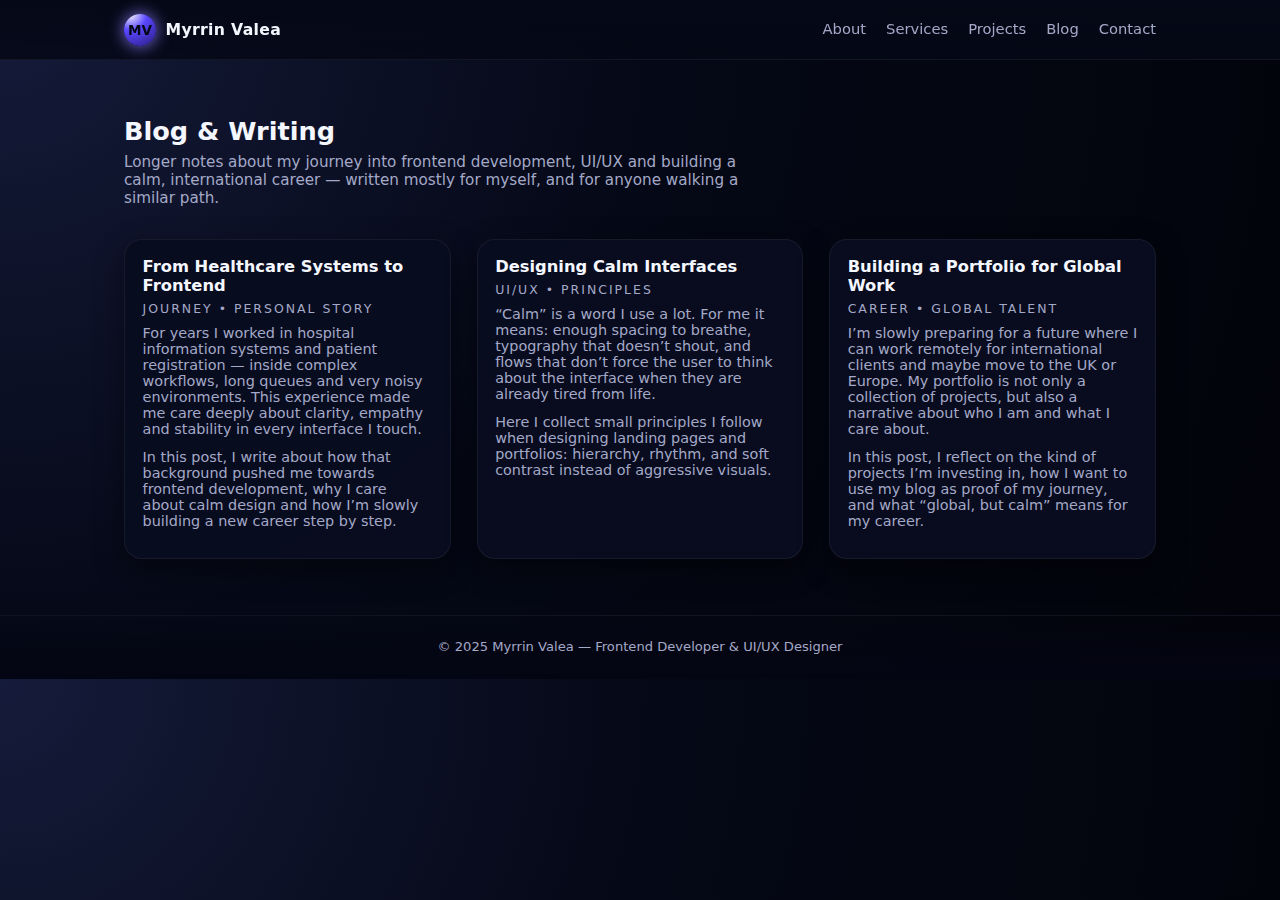
<file: blog.html>
<!DOCTYPE html>
<html lang="en">
<head>
  <meta charset="UTF-8" />
  <title>Blog | Myrrin Valea</title>
  <meta name="viewport" content="width=device-width, initial-scale=1" />
  <meta
    name="description"
    content="Blog and writing by Myrrin Valea — notes on frontend, UI/UX, learning and building a calm international career."
  />
  <link rel="stylesheet" href="style.css" />
  <link rel="icon" type="image/png" href="logo.png" />
</head>
<body>
  <header class="site-header">
    <div class="container nav-container">
      <div class="logo">
        <span class="logo-mark">MV</span>
        <span class="logo-text">Myrrin Valea</span>
      </div>
      <nav class="nav">
        <a href="index.html#about">About</a>
        <a href="index.html#services">Services</a>
        <a href="index.html#projects">Projects</a>
        <a href="blog.html">Blog</a>
        <a href="index.html#contact">Contact</a>
      </nav>
    </div>
  </header>

  <main>
    <section class="section">
      <div class="container">
        <div class="section-header">
          <h2>Blog &amp; Writing</h2>
          <p>
            Longer notes about my journey into frontend development, UI/UX and building a calm,
            international career — written mostly for myself, and for anyone walking a similar path.
          </p>
        </div>

        <div class="blog-grid">
          <article class="blog-card" id="journey">
            <h3>From Healthcare Systems to Frontend</h3>
            <p class="blog-meta">Journey • Personal Story</p>
            <p class="blog-excerpt">
              For years I worked in hospital information systems and patient registration — inside
              complex workflows, long queues and very noisy environments. This experience made me
              care deeply about clarity, empathy and stability in every interface I touch.
            </p>
            <p class="blog-excerpt">
              In this post, I write about how that background pushed me towards frontend
              development, why I care about calm design and how I’m slowly building a new career
              step by step.
            </p>
          </article>

          <article class="blog-card" id="calm-interfaces">
            <h3>Designing Calm Interfaces</h3>
            <p class="blog-meta">UI/UX • Principles</p>
            <p class="blog-excerpt">
              “Calm” is a word I use a lot. For me it means: enough spacing to breathe, typography
              that doesn’t shout, and flows that don’t force the user to think about the interface
              when they are already tired from life.
            </p>
            <p class="blog-excerpt">
              Here I collect small principles I follow when designing landing pages and portfolios:
              hierarchy, rhythm, and soft contrast instead of aggressive visuals.
            </p>
          </article>

          <article class="blog-card" id="portfolio-global">
            <h3>Building a Portfolio for Global Work</h3>
            <p class="blog-meta">Career • Global Talent</p>
            <p class="blog-excerpt">
              I’m slowly preparing for a future where I can work remotely for international clients
              and maybe move to the UK or Europe. My portfolio is not only a collection of projects,
              but also a narrative about who I am and what I care about.
            </p>
            <p class="blog-excerpt">
              In this post, I reflect on the kind of projects I’m investing in, how I want to use
              my blog as proof of my journey, and what “global, but calm” means for my career.
            </p>
          </article>
        </div>
      </div>
    </section>
  </main>

  <footer class="site-footer">
    <div class="container footer-inner">
      <p>© 2025 Myrrin Valea — Frontend Developer &amp; UI/UX Designer</p>
    </div>
  </footer>
</body>
</html>
</file>
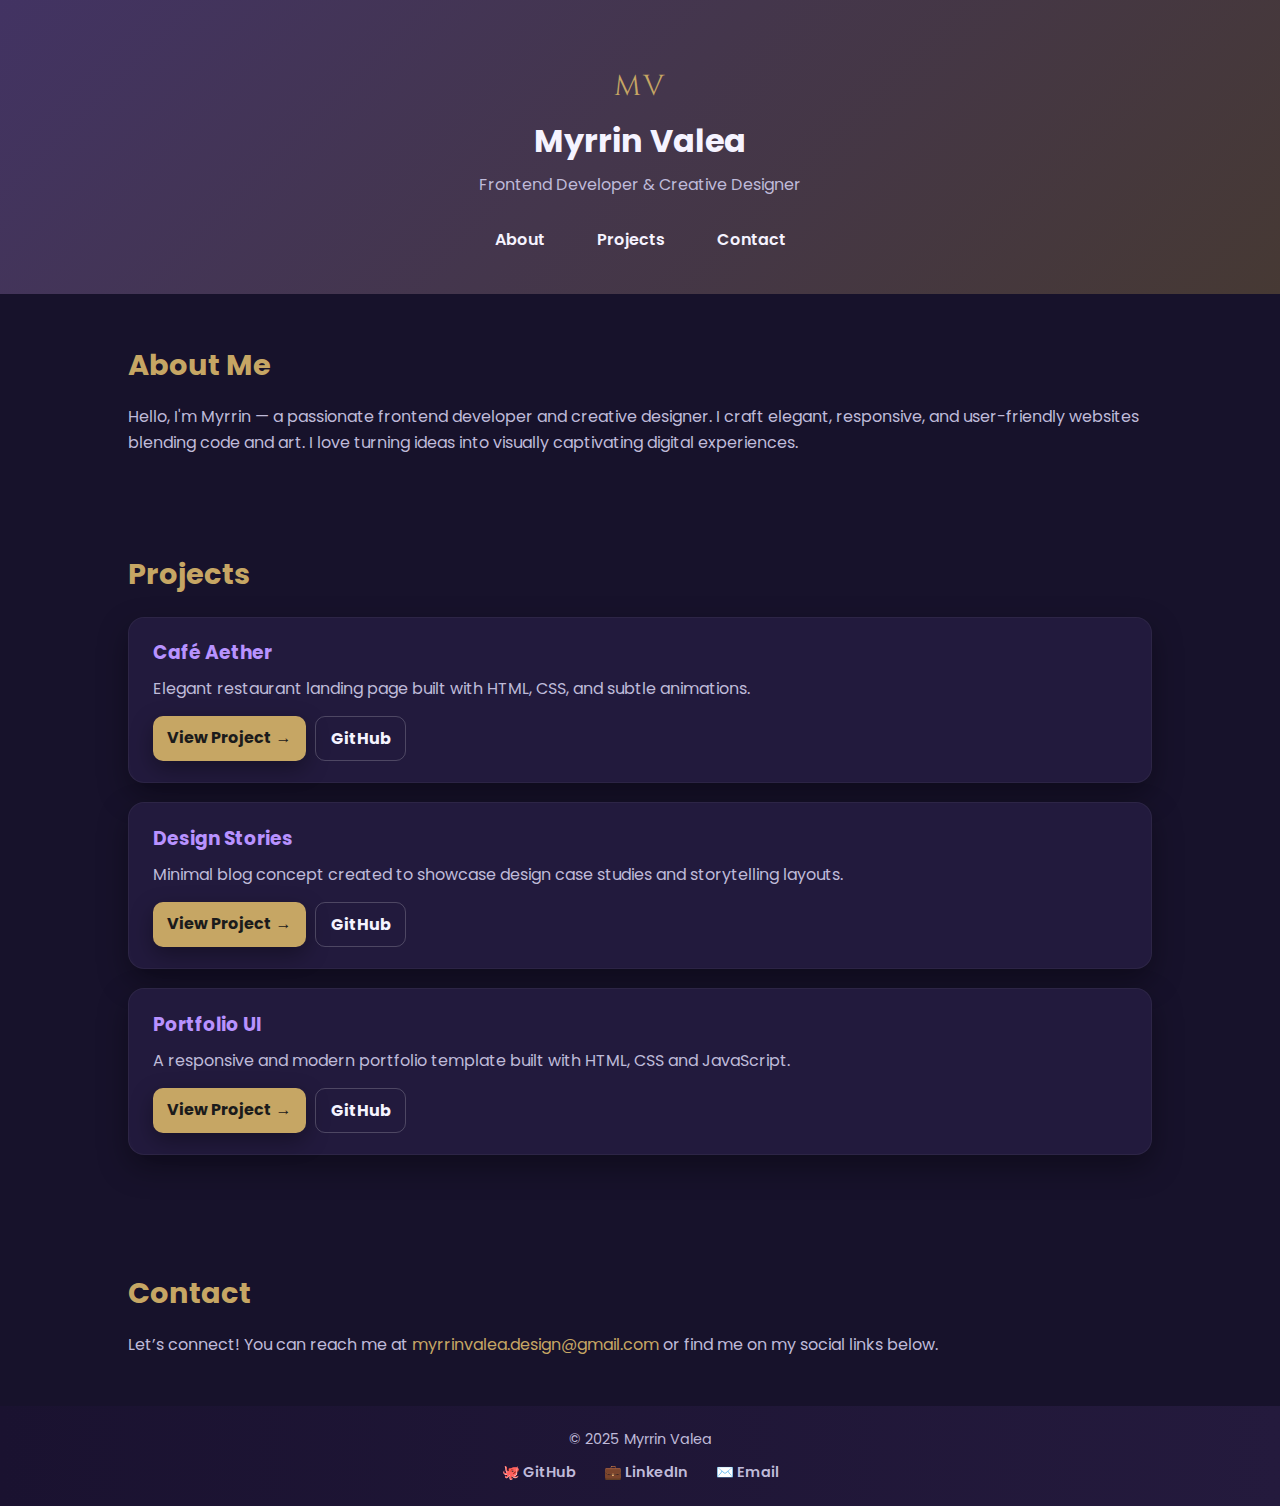
<file: intex.html>
<!DOCTYPE html>
<html lang="en">
<head>
<meta charset="UTF-8">
<meta name="viewport" content="width=device-width, initial-scale=1.0">
<title>Myrrin Valea | Frontend Developer</title>

<!-- Google Fonts -->
<link href="https://fonts.googleapis.com/css2?family=Poppins:wght@400;600;700&family=Cinzel:wght@700&display=swap" rel="stylesheet">

<style>
:root {
  --bg:#0f0a1f;
  --bg2:#17122b;
  --text:#F5F3FF;
  --muted:#bfbad9;
  --gold:#C6A664;
  --accent:#b892ff;
  --card:#221a3d;
  --shadow:rgba(0,0,0,.35);
}
*{box-sizing:border-box;margin:0;padding:0}
body{
  font-family:"Poppins",sans-serif;
  background:var(--bg);
  color:var(--text);
  line-height:1.6;
  scroll-behavior:smooth;
}

/* HEADER */
header{
  text-align:center;
  padding:4rem 1rem 2rem;
  background:linear-gradient(135deg,rgba(184,146,255,0.3),rgba(198,166,100,0.3));
}
.logo{
  font-family:"Cinzel",serif;
  color:var(--gold);
  font-size:1.8rem;
  letter-spacing:3px;
}
h1{margin:.3rem 0 .4rem;}
header p{color:var(--muted);margin-bottom:1.2rem;}
nav a{
  display:inline-block;
  margin:0 .5rem;
  padding:.6rem 1rem;
  color:var(--text);
  text-decoration:none;
  font-weight:600;
  border-radius:10px;
  transition:background .25s,transform .2s;
}
nav a:hover{
  background:rgba(255,255,255,.1);
  transform:translateY(-2px);
}

/* SECTIONS */
section{padding:3rem 10%;background:var(--bg2);}
section h2{margin-bottom:1rem;color:var(--gold);font-size:1.8rem;}
section p{color:var(--muted);}

/* PROJECT CARDS */
.project{
  background:var(--card);
  margin:1.2rem 0;
  padding:1.3rem 1.5rem;
  border-radius:16px;
  border:1px solid rgba(255,255,255,.05);
  box-shadow:0 12px 30px var(--shadow);
  transition:transform .25s,box-shadow .25s,border-color .25s;
}
.project:hover{
  transform:translateY(-5px);
  box-shadow:0 20px 45px var(--shadow);
  border-color:rgba(198,166,100,.35);
}
.project h3{color:var(--accent);margin-bottom:.5rem;}
.actions{
  margin-top:.9rem;
  display:flex;
  flex-wrap:wrap;
  gap:.6rem;
}
.btn{
  padding:.55rem .9rem;
  border-radius:10px;
  font-weight:700;
  text-decoration:none;
  transition:transform .2s,box-shadow .25s,background .25s,color .25s,border-color .25s;
}
.btn-primary{
  background:var(--gold);
  color:#1b1b1b;
  box-shadow:0 8px 22px var(--shadow);
}
.btn-primary:hover{
  transform:translateY(-2px);
  box-shadow:0 14px 36px var(--shadow);
}
.btn-ghost{
  border:1px solid rgba(255,255,255,.2);
  color:var(--text);
}
.btn-ghost:hover{
  border-color:rgba(198,166,100,.45);
  color:var(--gold);
  transform:translateY(-2px);
}

/* CONTACT */
#contact a{color:var(--gold);text-decoration:none;}
#contact a:hover{text-decoration:underline;}

/* FOOTER */
footer{
  text-align:center;
  padding:1.4rem;
  background:linear-gradient(90deg,#1a1230,#241a3d);
  color:var(--muted);
  font-size:.9rem;
}
footer .socials{margin-top:.6rem;}
footer .socials a{
  color:var(--muted);
  margin:0 .75rem;
  text-decoration:none;
  font-weight:600;
}
footer .socials a:hover{color:var(--gold);}
</style>
</head>
<body>

<header>
  <div class="logo">MV</div>
  <h1>Myrrin Valea</h1>
  <p>Frontend Developer & Creative Designer</p>
  <nav>
    <a href="#about">About</a>
    <a href="#projects">Projects</a>
    <a href="#contact">Contact</a>
  </nav>
</header>

<section id="about">
  <h2>About Me</h2>
  <p>Hello, I'm Myrrin — a passionate frontend developer and creative designer.
  I craft elegant, responsive, and user-friendly websites blending code and art. I love turning ideas into visually captivating digital experiences.</p>
</section>

<section id="projects">
  <h2>Projects</h2>

  <div class="project">
    <h3>Café Aether</h3>
    <p>Elegant restaurant landing page built with HTML, CSS, and subtle animations.</p>
    <div class="actions">
      <a class="btn btn-primary" href="#" target="_blank" rel="noopener">View Project →</a>
      <a class="btn btn-ghost" href="#" target="_blank" rel="noopener">GitHub</a>
    </div>
  </div>

  <div class="project">
    <h3>Design Stories</h3>
    <p>Minimal blog concept created to showcase design case studies and storytelling layouts.</p>
    <div class="actions">
      <a class="btn btn-primary" href="#" target="_blank" rel="noopener">View Project →</a>
      <a class="btn btn-ghost" href="#" target="_blank" rel="noopener">GitHub</a>
    </div>
  </div>

  <div class="project">
    <h3>Portfolio UI</h3>
    <p>A responsive and modern portfolio template built with HTML, CSS and JavaScript.</p>
    <div class="actions">
      <a class="btn btn-primary" href="#" target="_blank" rel="noopener">View Project →</a>
      <a class="btn btn-ghost" href="#" target="_blank" rel="noopener">GitHub</a>
    </div>
  </div>
</section>

<section id="contact">
  <h2>Contact</h2>
  <p>Let’s connect! You can reach me at <a href="mailto:myrrinvalea.design@gmail.com">myrrinvalea.design@gmail.com</a> or find me on my social links below.</p>
</section>

<footer>
  <p>© 2025 Myrrin Valea</p>
  <div class="socials">
    <a href="https://github.com/myrrinvalea" target="_blank">🐙 GitHub</a>
    <a href="https://www.linkedin.com/in/myrrinvalea" target="_blank">💼 LinkedIn</a>
    <a href="mailto:myrrinvalea.design@gmail.com">✉️ Email</a>
  </div>
</footer>

</body>
</html>
</file>
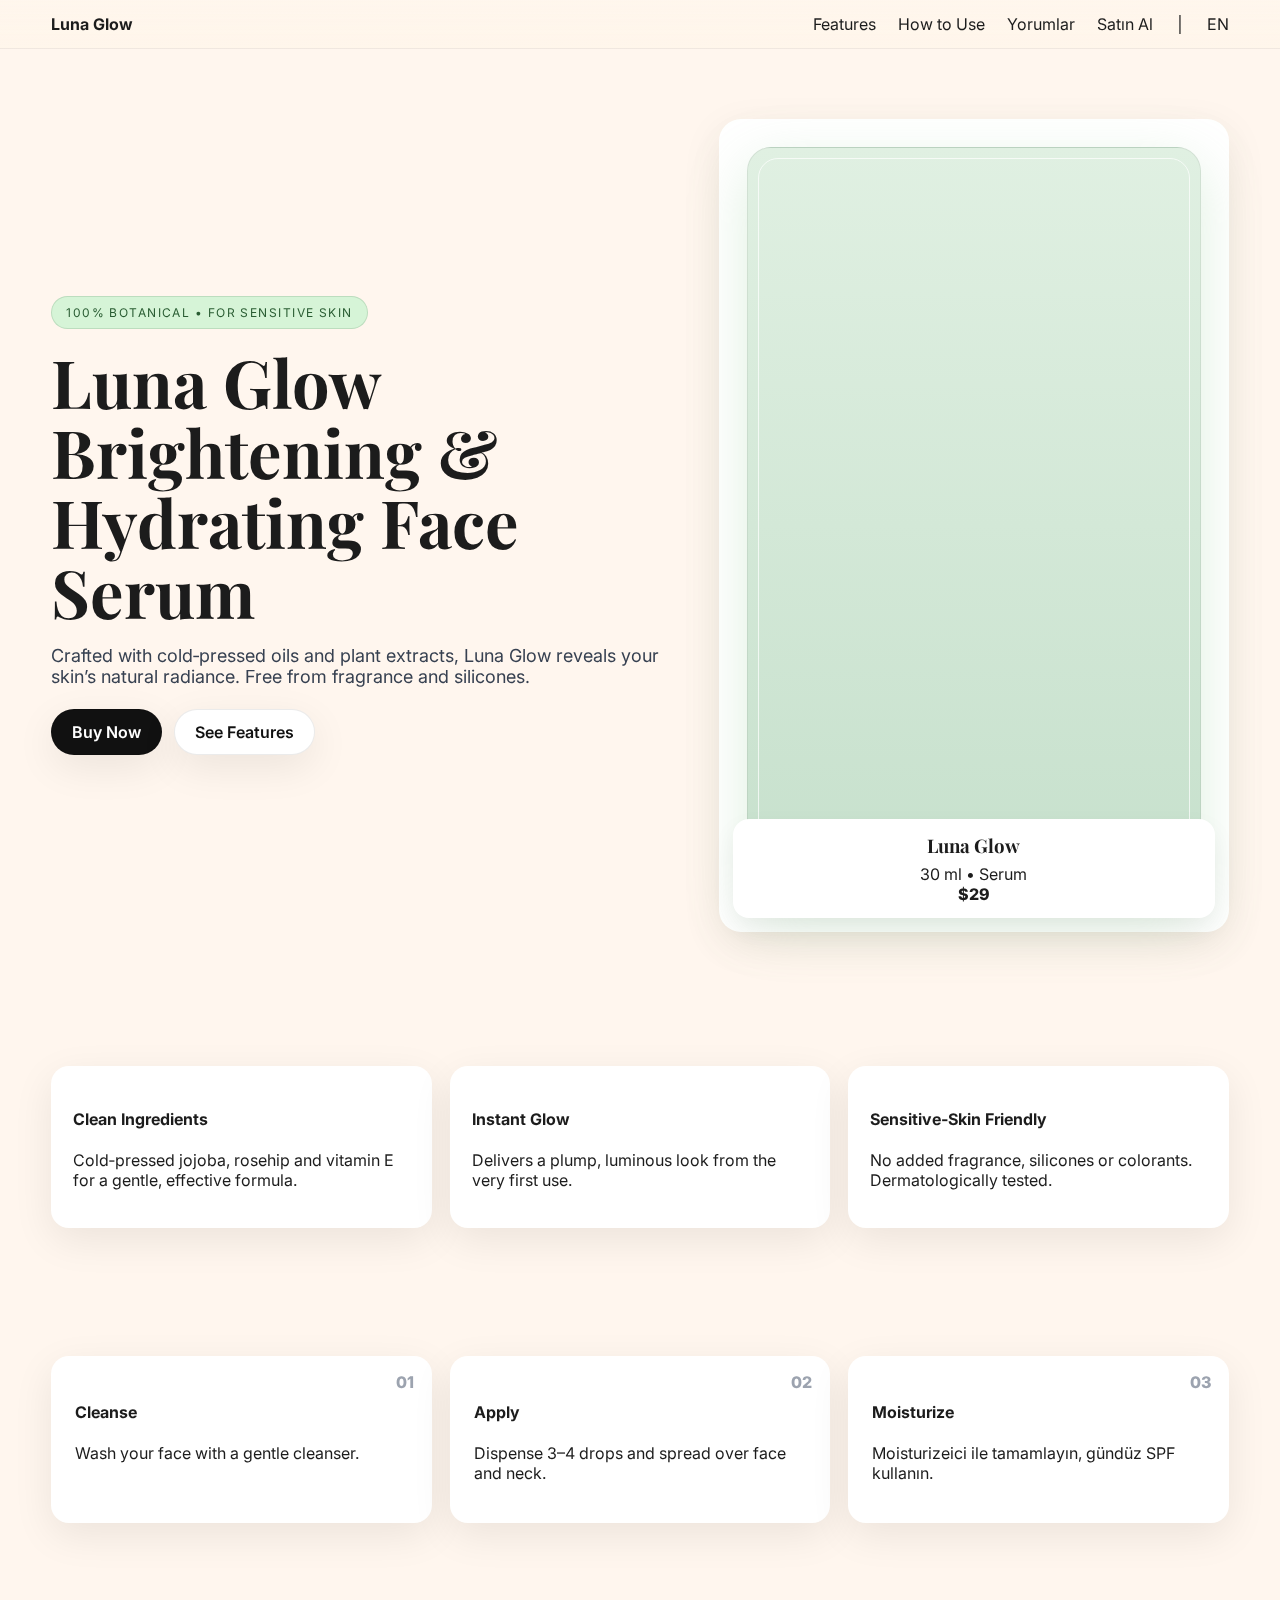
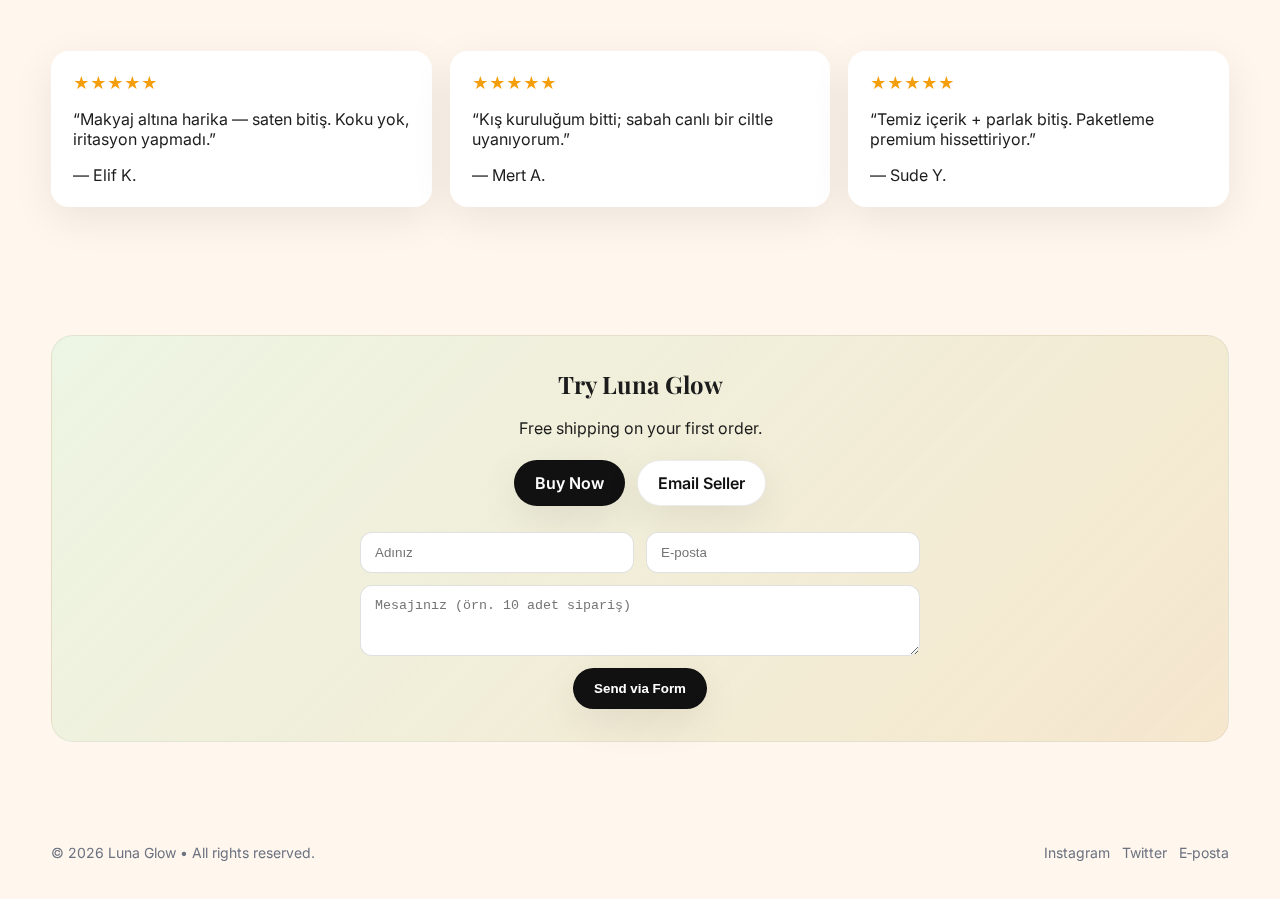
<file: luna-glow-elegant-en.html>
<!DOCTYPE html>
<html lang="en">
<head>
  <meta charset="utf-8" />
  <meta name="viewport" content="width=device-width, initial-scale=1" />
  <title>Luna Glow – Brightening & Hydrating Face Serum</title>
  <meta name="description" content="Luna Glow: Doğal içerikli, aydınlatıcı ve nemlendirici yüz serumu. Hassas ciltler için uygundur." />
  <link rel="preconnect" href="https://fonts.googleapis.com">
  <link rel="preconnect" href="https://fonts.gstatic.com" crossorigin>
  <link href="https://fonts.googleapis.com/css2?family=Playfair+Display:wght@600;700&family=Inter:wght@400;500;600&display=swap" rel="stylesheet">
  <style>
    :root{--bg:#FFF6EE;--ink:#1C1C1C;--muted:#6b7280;--card:#ffffff;--accent:#D6F4D7;--accent-ink:#295C32;--shadow:0 12px 40px rgba(0,0,0,.08);--radius:22px}
    *{box-sizing:border-box}
    html,body{margin:0;padding:0;background:var(--bg);color:var(--ink);font-family:Inter,system-ui,-apple-system,Segoe UI,Roboto,'Helvetica Neue',Arial,sans-serif}
    a{color:inherit;text-decoration:none}
    .container{width:min(1180px,92vw);margin-inline:auto}
    header{position:sticky;top:0;z-index:50;backdrop-filter:saturate(180%) blur(8px);background:linear-gradient(180deg, rgba(255,246,238,.85), rgba(255,246,238,.55));border-bottom:1px solid rgba(0,0,0,.06)}
    nav{display:flex;justify-content:space-between;align-items:center;padding:14px 0}
    .links{display:flex;gap:22px}
    .btn{display:inline-flex;align-items:center;justify-content:center;padding:12px 20px;border-radius:999px;font-weight:600;border:1px solid rgba(0,0,0,.08);box-shadow:var(--shadow)}
    .btn.primary{background:#111;color:#fff}
    .btn.ghost{background:#fff;color:#111}
    .hero{display:grid;grid-template-columns:1.1fr .9fr;gap:44px;align-items:center;padding:70px 0}
    .pill{display:inline-flex;gap:8px;align-items:center;background:var(--accent);color:var(--accent-ink);border:1px solid rgba(41,92,50,.15);padding:8px 14px;border-radius:999px;font-size:12px;letter-spacing:.12em;text-transform:uppercase}
    h1.title{font-family:'Playfair Display',serif;font-weight:700;font-size:clamp(38px,5.2vw,72px);line-height:1.05;margin:18px 0}
    .lead{color:#374151;font-size:18px;max-width:60ch}
    .product-card{position:relative;background:var(--card);border-radius:var(--radius);padding:28px;box-shadow:var(--shadow)}
    .bottle{aspect-ratio:3/5;border-radius:24px;background:linear-gradient(180deg,#e0f0e2,#c6e0cc);border:1px solid rgba(0,0,0,.06);position:relative;overflow:hidden;box-shadow:0 18px 55px rgba(163,213,165,.35)}
    .bottle:before{content:' ';position:absolute;inset:10px;border-radius:20px;border:1px solid rgba(255,255,255,.7)}
    .label{position:absolute;left:14px;right:14px;bottom:14px;background:#fff;border-radius:16px;padding:14px;text-align:center;box-shadow:0 10px 24px rgba(0,0,0,.06)}
    .price{font-weight:800}
    section{padding:64px 0}
    .grid-3{display:grid;grid-template-columns:repeat(3,1fr);gap:18px}
    .card{background:var(--card);border-radius:18px;padding:22px;box-shadow:var(--shadow)}
    .steps{display:grid;grid-template-columns:repeat(3,1fr);gap:18px}
    .step{position:relative;background:var(--card);border-radius:18px;padding:24px;box-shadow:var(--shadow)}
    .step .num{position:absolute;top:16px;right:18px;color:#9CA3AF;font-weight:800}
    .reviews{display:grid;grid-template-columns:repeat(3,1fr);gap:18px}
    .quote{background:var(--card);border-radius:18px;padding:22px;box-shadow:var(--shadow)}
    .stars{color:#f59e0b}
    .cta{display:flex;flex-direction:column;align-items:center;text-align:center;gap:12px;background:linear-gradient(135deg, rgba(214,244,215,.45), rgba(222,192,122,.28));border:1px solid rgba(0,0,0,.06);border-radius:22px;padding:32px}
    footer{padding:38px 0;color:#6b7280;font-size:14px}
  </style>
</head>
<body>
  <header>
    <div class="container">
      <nav>
        <div class="brand"><strong>Luna Glow</strong></div>
        <div class="links">
          <a href="#features">Features</a>
          <a href="#how">How to Use</a>
          <a href="#reviews">Yorumlar</a>
          <a href="#buy">Satın Al</a>
          <span>│</span>
          <a href="luna-glow-elegant-tr.html" hreflang="en">EN</a>
        </div>
      </nav>
    </div>
  </header>

  <main>
    <section class="hero container" aria-labelledby="hero-title">
      <div>
        <span class="pill">100% Botanical • For Sensitive Skin</span>
        <h1 id="hero-title" class="title">Luna Glow<br>Brightening & Hydrating Face Serum</h1>
        <p class="lead">Crafted with cold‑pressed oils and plant extracts, Luna Glow reveals your skin’s natural radiance. Free from fragrance and silicones.</p>
        <div style="display:flex;gap:12px;flex-wrap:wrap;margin-top:22px">
          <a class="btn primary" href="/checkout">Buy Now</a>
          <a class="btn ghost" href="#features">See Features</a>
        </div>
      </div>
      <div class="product-card" aria-label="Product visual">
        <div class="bottle" role="img" aria-label="Serum bottle illustration"></div>
        <div class="label" aria-hidden="true">
          <h3 style="margin:0 0 6px 0;font-family:'Playfair Display',serif">Luna Glow</h3>
          <div class="muted">30 ml • Serum</div>
          <div class="price">$29</div>
        </div>
      </div>
    </section>

    <section id="features" class="container">
      <div class="grid-3">
        <div class="card"><h4>Clean Ingredients</h4><p class="muted">Cold‑pressed jojoba, rosehip and vitamin E for a gentle, effective formula.</p></div>
        <div class="card"><h4>Instant Glow</h4><p class="muted">Delivers a plump, luminous look from the very first use.</p></div>
        <div class="card"><h4>Sensitive‑Skin Friendly</h4><p class="muted">No added fragrance, silicones or colorants. Dermatologically tested.</p></div>
      </div>
    </section>

    <section id="how" class="container">
      <div class="steps">
        <div class="step"><div class="num">01</div><h4>Cleanse</h4><p class="muted">Wash your face with a gentle cleanser.</p></div>
        <div class="step"><div class="num">02</div><h4>Apply</h4><p class="muted">Dispense 3–4 drops and spread over face and neck.</p></div>
        <div class="step"><div class="num">03</div><h4>Moisturize</h4><p class="muted">Moisturizeici ile tamamlayın, gündüz SPF kullanın.</p></div>
      </div>
    </section>

    <section id="reviews" class="container">
      <div class="reviews">
        <div class="quote"><div class="stars">★★★★★</div><p>“Makyaj altına harika — saten bitiş. Koku yok, iritasyon yapmadı.”</p><div class="muted">— Elif K.</div></div>
        <div class="quote"><div class="stars">★★★★★</div><p>“Kış kuruluğum bitti; sabah canlı bir ciltle uyanıyorum.”</p><div class="muted">— Mert A.</div></div>
        <div class="quote"><div class="stars">★★★★★</div><p>“Temiz içerik + parlak bitiş. Paketleme premium hissettiriyor.”</p><div class="muted">— Sude Y.</div></div>
      </div>
    </section>

    <section id="buy" class="container">
      <div class="cta">
        <h2 style="font-family:'Playfair Display',serif;margin:0">Try Luna Glow</h2>
        <p class="muted" style="margin:6px 0 10px 0">Free shipping on your first order.</p>
        <div style="display:flex;gap:12px;flex-wrap:wrap;justify-content:center">
          <a class="btn primary" href="/checkout">Buy Now</a>
          <a class="btn ghost" href="mailto:myrrinvalea.design@gmail.com?subject=Luna%20Glow%20Hakk%C4%B1nda&body=Merhaba%2C%20%C3%BCr%C3%BCn%20hakk%C4%B1nda%20bilgi%20almak%20istiyorum.">Email Seller</a>
        </div>
        <form action="https://formspree.io/f/xgvpoybq" method="POST" style="width:min(560px,100%);display:grid;grid-template-columns:1fr 1fr;gap:12px;margin-top:14px">
          <input type="text" name="name" placeholder="Adınız" required style="padding:12px 14px;border-radius:12px;border:1px solid rgba(0,0,0,.12)">
          <input type="email" name="email" placeholder="E‑posta" required style="padding:12px 14px;border-radius:12px;border:1px solid rgba(0,0,0,.12)">
          <textarea name="message" placeholder="Mesajınız (örn. 10 adet sipariş)" rows="3" style="grid-column:1/-1;padding:12px 14px;border-radius:12px;border:1px solid rgba(0,0,0,.12)"></textarea>
          <button class="btn primary" type="submit" style="grid-column:1/-1;justify-self:center">Send via Form</button>
        </form>
      </div>
    </section>
  </main>

  <footer>
    <div class="container" style="display:flex;justify-content:space-between;gap:14px;flex-wrap:wrap;align-items:center">
      <div>© <span id="y"></span> Luna Glow • All rights reserved.</div>
      <div style="display:flex;gap:12px"><a href="#">Instagram</a><a href="#">Twitter</a><a href="#">E‑posta</a></div>
    </div>
  </footer>
  <script>document.getElementById('y').textContent=new Date().getFullYear();</script>
</body>
</html>
</file>
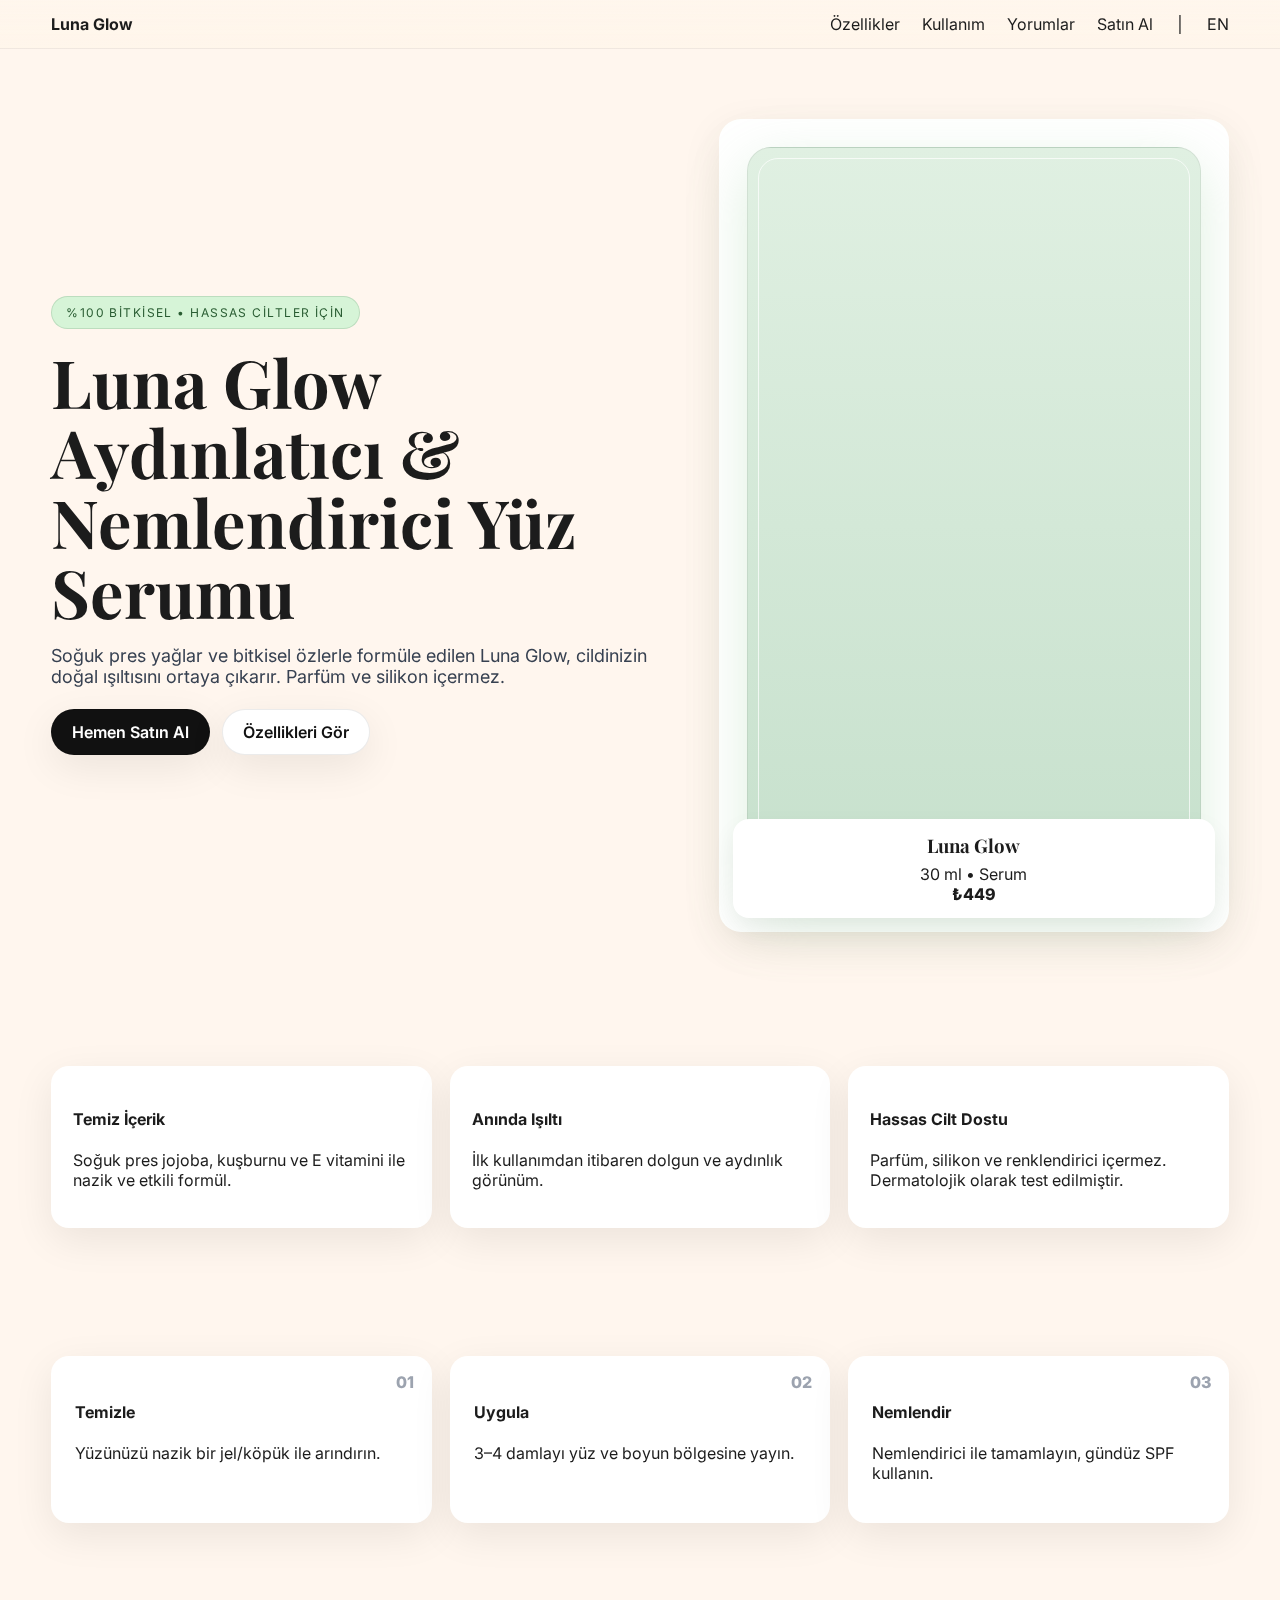
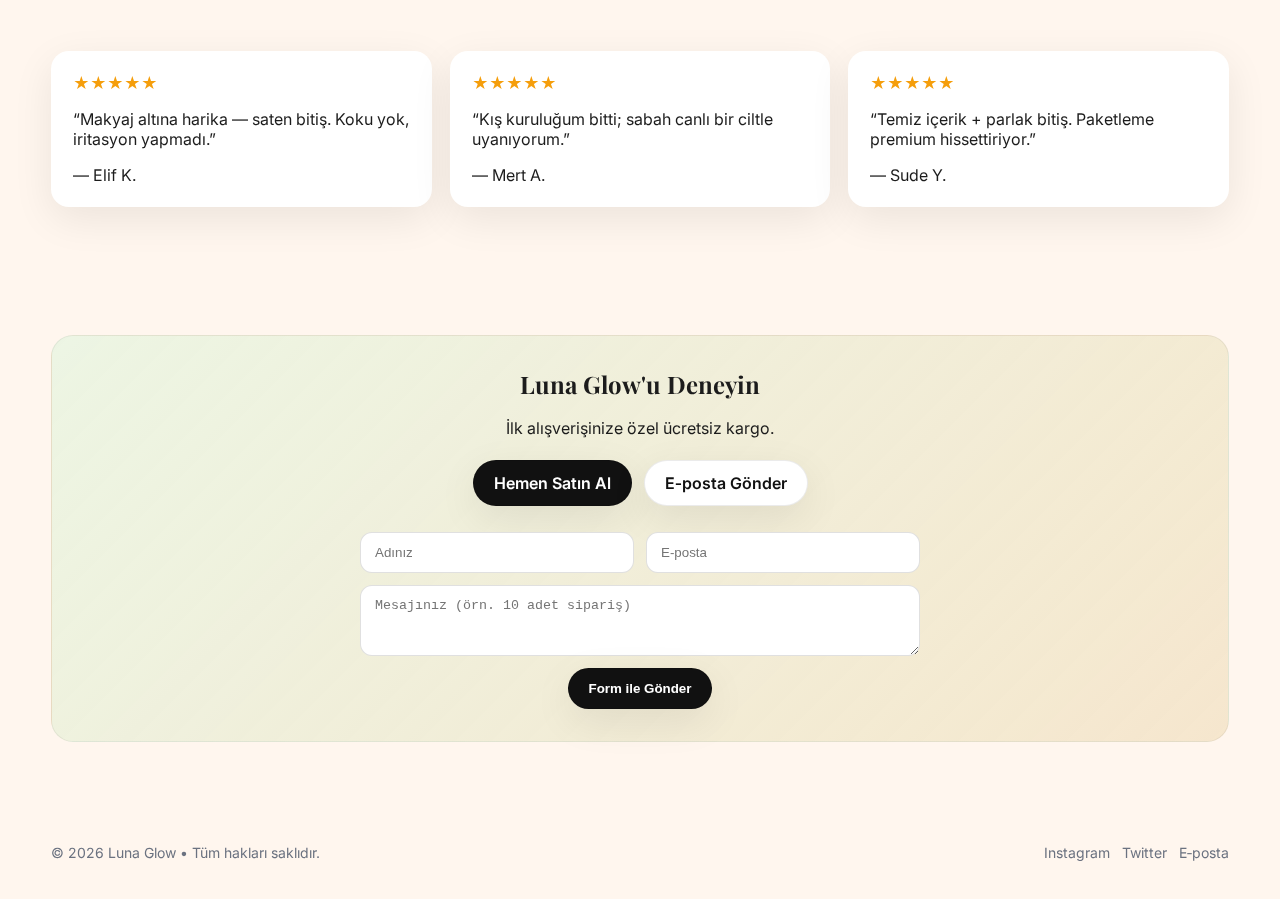
<file: luna-glow-elegant-tr.html>
<!DOCTYPE html>
<html lang="tr">
<head>
  <meta charset="utf-8" />
  <meta name="viewport" content="width=device-width, initial-scale=1" />
  <title>Luna Glow – Aydınlatıcı & Nemlendirici Yüz Serumu</title>
  <meta name="description" content="Luna Glow: Doğal içerikli, aydınlatıcı ve nemlendirici yüz serumu. Hassas ciltler için uygundur." />
  <link rel="preconnect" href="https://fonts.googleapis.com">
  <link rel="preconnect" href="https://fonts.gstatic.com" crossorigin>
  <link href="https://fonts.googleapis.com/css2?family=Playfair+Display:wght@600;700&family=Inter:wght@400;500;600&display=swap" rel="stylesheet">
  <style>
    :root{--bg:#FFF6EE;--ink:#1C1C1C;--muted:#6b7280;--card:#ffffff;--accent:#D6F4D7;--accent-ink:#295C32;--shadow:0 12px 40px rgba(0,0,0,.08);--radius:22px}
    *{box-sizing:border-box}
    html,body{margin:0;padding:0;background:var(--bg);color:var(--ink);font-family:Inter,system-ui,-apple-system,Segoe UI,Roboto,'Helvetica Neue',Arial,sans-serif}
    a{color:inherit;text-decoration:none}
    .container{width:min(1180px,92vw);margin-inline:auto}
    header{position:sticky;top:0;z-index:50;backdrop-filter:saturate(180%) blur(8px);background:linear-gradient(180deg, rgba(255,246,238,.85), rgba(255,246,238,.55));border-bottom:1px solid rgba(0,0,0,.06)}
    nav{display:flex;justify-content:space-between;align-items:center;padding:14px 0}
    .links{display:flex;gap:22px}
    .btn{display:inline-flex;align-items:center;justify-content:center;padding:12px 20px;border-radius:999px;font-weight:600;border:1px solid rgba(0,0,0,.08);box-shadow:var(--shadow)}
    .btn.primary{background:#111;color:#fff}
    .btn.ghost{background:#fff;color:#111}
    .hero{display:grid;grid-template-columns:1.1fr .9fr;gap:44px;align-items:center;padding:70px 0}
    .pill{display:inline-flex;gap:8px;align-items:center;background:var(--accent);color:var(--accent-ink);border:1px solid rgba(41,92,50,.15);padding:8px 14px;border-radius:999px;font-size:12px;letter-spacing:.12em;text-transform:uppercase}
    h1.title{font-family:'Playfair Display',serif;font-weight:700;font-size:clamp(38px,5.2vw,72px);line-height:1.05;margin:18px 0}
    .lead{color:#374151;font-size:18px;max-width:60ch}
    .product-card{position:relative;background:var(--card);border-radius:var(--radius);padding:28px;box-shadow:var(--shadow)}
    .bottle{aspect-ratio:3/5;border-radius:24px;background:linear-gradient(180deg,#e0f0e2,#c6e0cc);border:1px solid rgba(0,0,0,.06);position:relative;overflow:hidden;box-shadow:0 18px 55px rgba(163,213,165,.35)}
    .bottle:before{content:' ';position:absolute;inset:10px;border-radius:20px;border:1px solid rgba(255,255,255,.7)}
    .label{position:absolute;left:14px;right:14px;bottom:14px;background:#fff;border-radius:16px;padding:14px;text-align:center;box-shadow:0 10px 24px rgba(0,0,0,.06)}
    .price{font-weight:800}
    section{padding:64px 0}
    .grid-3{display:grid;grid-template-columns:repeat(3,1fr);gap:18px}
    .card{background:var(--card);border-radius:18px;padding:22px;box-shadow:var(--shadow)}
    .steps{display:grid;grid-template-columns:repeat(3,1fr);gap:18px}
    .step{position:relative;background:var(--card);border-radius:18px;padding:24px;box-shadow:var(--shadow)}
    .step .num{position:absolute;top:16px;right:18px;color:#9CA3AF;font-weight:800}
    .reviews{display:grid;grid-template-columns:repeat(3,1fr);gap:18px}
    .quote{background:var(--card);border-radius:18px;padding:22px;box-shadow:var(--shadow)}
    .stars{color:#f59e0b}
    .cta{display:flex;flex-direction:column;align-items:center;text-align:center;gap:12px;background:linear-gradient(135deg, rgba(214,244,215,.45), rgba(222,192,122,.28));border:1px solid rgba(0,0,0,.06);border-radius:22px;padding:32px}
    footer{padding:38px 0;color:#6b7280;font-size:14px}
  </style>
</head>
<body>
  <header>
    <div class="container">
      <nav>
        <div class="brand"><strong>Luna Glow</strong></div>
        <div class="links">
          <a href="#features">Özellikler</a>
          <a href="#how">Kullanım</a>
          <a href="#reviews">Yorumlar</a>
          <a href="#buy">Satın Al</a>
          <span>│</span>
          <a href="luna-glow-elegant-en.html" hreflang="en">EN</a>
        </div>
      </nav>
    </div>
  </header>

  <main>
    <section class="hero container" aria-labelledby="hero-title">
      <div>
        <span class="pill">%100 Bitkisel • Hassas Ciltler İçin</span>
        <h1 id="hero-title" class="title">Luna Glow<br>Aydınlatıcı & Nemlendirici Yüz Serumu</h1>
        <p class="lead">Soğuk pres yağlar ve bitkisel özlerle formüle edilen Luna Glow, cildinizin doğal ışıltısını ortaya çıkarır. Parfüm ve silikon içermez.</p>
        <div style="display:flex;gap:12px;flex-wrap:wrap;margin-top:22px">
          <a class="btn primary" href="/checkout">Hemen Satın Al</a>
          <a class="btn ghost" href="#features">Özellikleri Gör</a>
        </div>
      </div>
      <div class="product-card" aria-label="Ürün görseli">
        <div class="bottle" role="img" aria-label="Serum şişesi görsel temsil"></div>
        <div class="label" aria-hidden="true">
          <h3 style="margin:0 0 6px 0;font-family:'Playfair Display',serif">Luna Glow</h3>
          <div class="muted">30 ml • Serum</div>
          <div class="price">₺449</div>
        </div>
      </div>
    </section>

    <section id="features" class="container">
      <div class="grid-3">
        <div class="card"><h4>Temiz İçerik</h4><p class="muted">Soğuk pres jojoba, kuşburnu ve E vitamini ile nazik ve etkili formül.</p></div>
        <div class="card"><h4>Anında Işıltı</h4><p class="muted">İlk kullanımdan itibaren dolgun ve aydınlık görünüm.</p></div>
        <div class="card"><h4>Hassas Cilt Dostu</h4><p class="muted">Parfüm, silikon ve renklendirici içermez. Dermatolojik olarak test edilmiştir.</p></div>
      </div>
    </section>

    <section id="how" class="container">
      <div class="steps">
        <div class="step"><div class="num">01</div><h4>Temizle</h4><p class="muted">Yüzünüzü nazik bir jel/köpük ile arındırın.</p></div>
        <div class="step"><div class="num">02</div><h4>Uygula</h4><p class="muted">3–4 damlayı yüz ve boyun bölgesine yayın.</p></div>
        <div class="step"><div class="num">03</div><h4>Nemlendir</h4><p class="muted">Nemlendirici ile tamamlayın, gündüz SPF kullanın.</p></div>
      </div>
    </section>

    <section id="reviews" class="container">
      <div class="reviews">
        <div class="quote"><div class="stars">★★★★★</div><p>“Makyaj altına harika — saten bitiş. Koku yok, iritasyon yapmadı.”</p><div class="muted">— Elif K.</div></div>
        <div class="quote"><div class="stars">★★★★★</div><p>“Kış kuruluğum bitti; sabah canlı bir ciltle uyanıyorum.”</p><div class="muted">— Mert A.</div></div>
        <div class="quote"><div class="stars">★★★★★</div><p>“Temiz içerik + parlak bitiş. Paketleme premium hissettiriyor.”</p><div class="muted">— Sude Y.</div></div>
      </div>
    </section>

    <section id="buy" class="container">
      <div class="cta">
        <h2 style="font-family:'Playfair Display',serif;margin:0">Luna Glow'u Deneyin</h2>
        <p class="muted" style="margin:6px 0 10px 0">İlk alışverişinize özel ücretsiz kargo.</p>
        <div style="display:flex;gap:12px;flex-wrap:wrap;justify-content:center">
          <a class="btn primary" href="/checkout">Hemen Satın Al</a>
          <a class="btn ghost" href="mailto:myrrinvalea.design@gmail.com?subject=Luna%20Glow%20Hakk%C4%B1nda&body=Merhaba%2C%20%C3%BCr%C3%BCn%20hakk%C4%B1nda%20bilgi%20almak%20istiyorum.">E‑posta Gönder</a>
        </div>
        <form action="https://formspree.io/f/xgvpoybq" method="POST" style="width:min(560px,100%);display:grid;grid-template-columns:1fr 1fr;gap:12px;margin-top:14px">
          <input type="text" name="name" placeholder="Adınız" required style="padding:12px 14px;border-radius:12px;border:1px solid rgba(0,0,0,.12)">
          <input type="email" name="email" placeholder="E‑posta" required style="padding:12px 14px;border-radius:12px;border:1px solid rgba(0,0,0,.12)">
          <textarea name="message" placeholder="Mesajınız (örn. 10 adet sipariş)" rows="3" style="grid-column:1/-1;padding:12px 14px;border-radius:12px;border:1px solid rgba(0,0,0,.12)"></textarea>
          <button class="btn primary" type="submit" style="grid-column:1/-1;justify-self:center">Form ile Gönder</button>
        </form>
      </div>
    </section>
  </main>

  <footer>
    <div class="container" style="display:flex;justify-content:space-between;gap:14px;flex-wrap:wrap;align-items:center">
      <div>© <span id="y"></span> Luna Glow • Tüm hakları saklıdır.</div>
      <div style="display:flex;gap:12px"><a href="#">Instagram</a><a href="#">Twitter</a><a href="#">E‑posta</a></div>
    </div>
  </footer>
  <script>document.getElementById('y').textContent=new Date().getFullYear();</script>
</body>
</html>
</file>
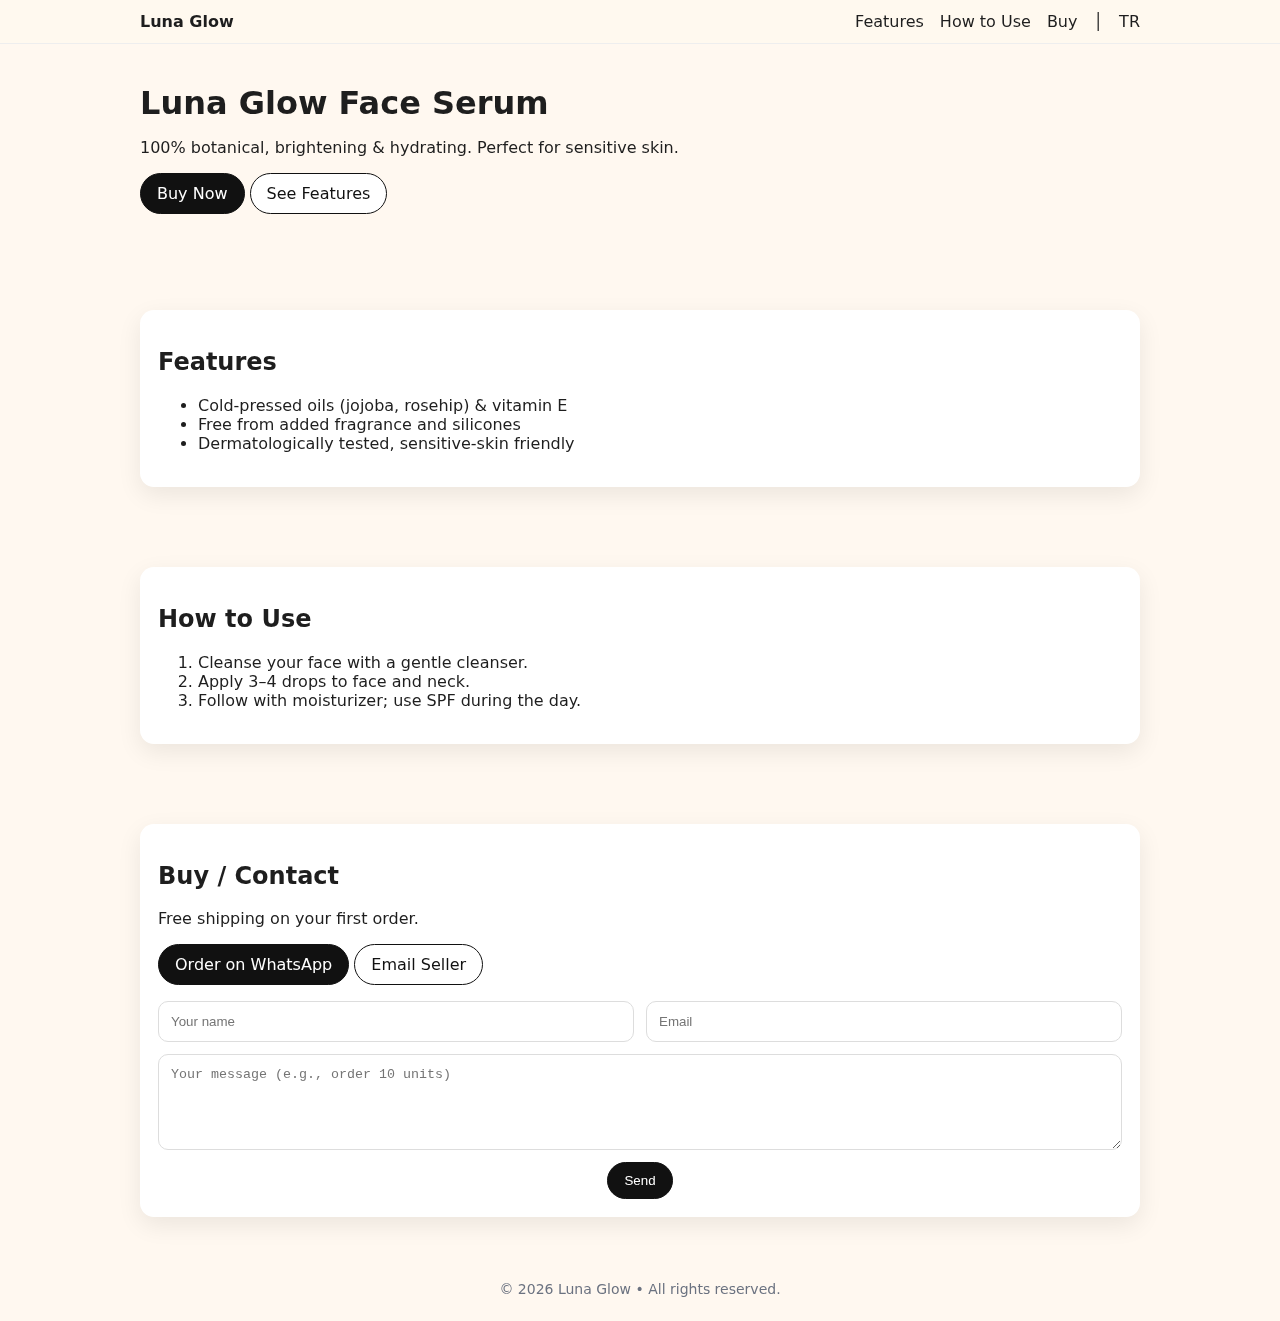
<file: luna-glow-en.html>
<!DOCTYPE html>
<html lang="en">
<head>
  <meta charset="UTF-8" />
  <meta name="viewport" content="width=device-width, initial-scale=1" />
  <title>Luna Glow – Natural Botanical Face Serum</title>
  <meta name="description" content="Luna Glow: A clean, botanical face serum that brightens and hydrates." />
  <style>
    :root{--bg:#FFF8F0;--fg:#1e1e1e;--card:#fff;--muted:#6b7280}
    *{box-sizing:border-box} html,body{margin:0;padding:0;font-family:system-ui,-apple-system,Segoe UI,Roboto,Arial,sans-serif;background:var(--bg);color:var(--fg)}
    a{color:inherit;text-decoration:none}
    .container{width:min(1000px,92vw);margin:auto}
    header{position:sticky;top:0;background:rgba(255,248,240,.9);backdrop-filter:saturate(180%) blur(8px);border-bottom:1px solid #eee}
    nav{display:flex;justify-content:space-between;align-items:center;padding:12px 0}
    nav .links{display:flex;gap:16px}
    .btn{display:inline-block;padding:10px 16px;border-radius:999px;border:1px solid #111;background:#111;color:#fff}
    .btn.secondary{background:#fff;color:#111}
    section{padding:40px 0}
    h1{margin:0 0 10px 0}
    .card{background:var(--card);border-radius:14px;padding:18px;box-shadow:0 8px 24px rgba(0,0,0,.08)}
    form{display:grid;grid-template-columns:1fr 1fr;gap:12px;margin-top:12px}
    form input, form textarea{padding:12px;border:1px solid #ddd;border-radius:10px}
    form textarea{grid-column:1/-1;min-height:96px}
    form button{grid-column:1/-1;justify-self:center}
    footer{padding:24px 0;color:var(--muted);font-size:14px;text-align:center}
    @media(max-width:640px){form{grid-template-columns:1fr}}
  </style>
</head>
<body>
  <header>
    <div class="container">
      <nav>
        <strong>Luna Glow</strong>
        <div class="links">
          <a href="#features">Features</a>
          <a href="#how">How to Use</a>
          <a href="#buy">Buy</a>
          <span>│</span>
          <a href="luna-glow-tr.html" class="lang" hreflang="tr" lang="tr">TR</a>
        </div>
      </nav>
    </div>
  </header>

  <main class="container">
    <section id="hero">
      <h1>Luna Glow Face Serum</h1>
      <p class="muted">100% botanical, brightening & hydrating. Perfect for sensitive skin.</p>
      <p>
        <a href="#buy" class="btn">Buy Now</a>
        <a href="#features" class="btn secondary">See Features</a>
      </p>
    </section>

    <section id="features">
      <div class="card">
        <h2>Features</h2>
        <ul>
          <li>Cold-pressed oils (jojoba, rosehip) & vitamin E</li>
          <li>Free from added fragrance and silicones</li>
          <li>Dermatologically tested, sensitive-skin friendly</li>
        </ul>
      </div>
    </section>

    <section id="how">
      <div class="card">
        <h2>How to Use</h2>
        <ol>
          <li>Cleanse your face with a gentle cleanser.</li>
          <li>Apply 3–4 drops to face and neck.</li>
          <li>Follow with moisturizer; use SPF during the day.</li>
        </ol>
      </div>
    </section>

    <section id="buy">
      <div class="card">
        <h2>Buy / Contact</h2>
        <p>Free shipping on your first order.</p>
        <p>
          <a class="btn" href="https://wa.me/905555555555?text=Hello%2C%20I%27d%20like%20to%20order%20Luna%20Glow.">Order on WhatsApp</a>
          <a class="btn secondary" href="mailto:myrrinvalea.design@gmail.com?subject=About%20Luna%20Glow&body=Hi%2C%20I%27d%20like%20to%20learn%20more.">Email Seller</a>
        </p>
        <form action="https://formspree.io/f/xgvpoybq" method="POST">
          <input type="text" name="name" placeholder="Your name" required>
          <input type="email" name="email" placeholder="Email" required>
          <textarea name="message" placeholder="Your message (e.g., order 10 units)" required></textarea>
          <button type="submit" class="btn">Send</button>
        </form>
      </div>
    </section>
  </main>

  <footer>© <span id="y"></span> Luna Glow • All rights reserved.</footer>
  <script>
    document.getElementById('y').textContent = new Date().getFullYear();
    document.querySelectorAll('a[href^="#"]').forEach(a=>{
      a.addEventListener('click', e=>{ const id=a.getAttribute('href'); const el=document.querySelector(id);
        if(el){ e.preventDefault(); el.scrollIntoView({behavior:'smooth'}); }});
    });
  </script>
</body>
</html>
</file>
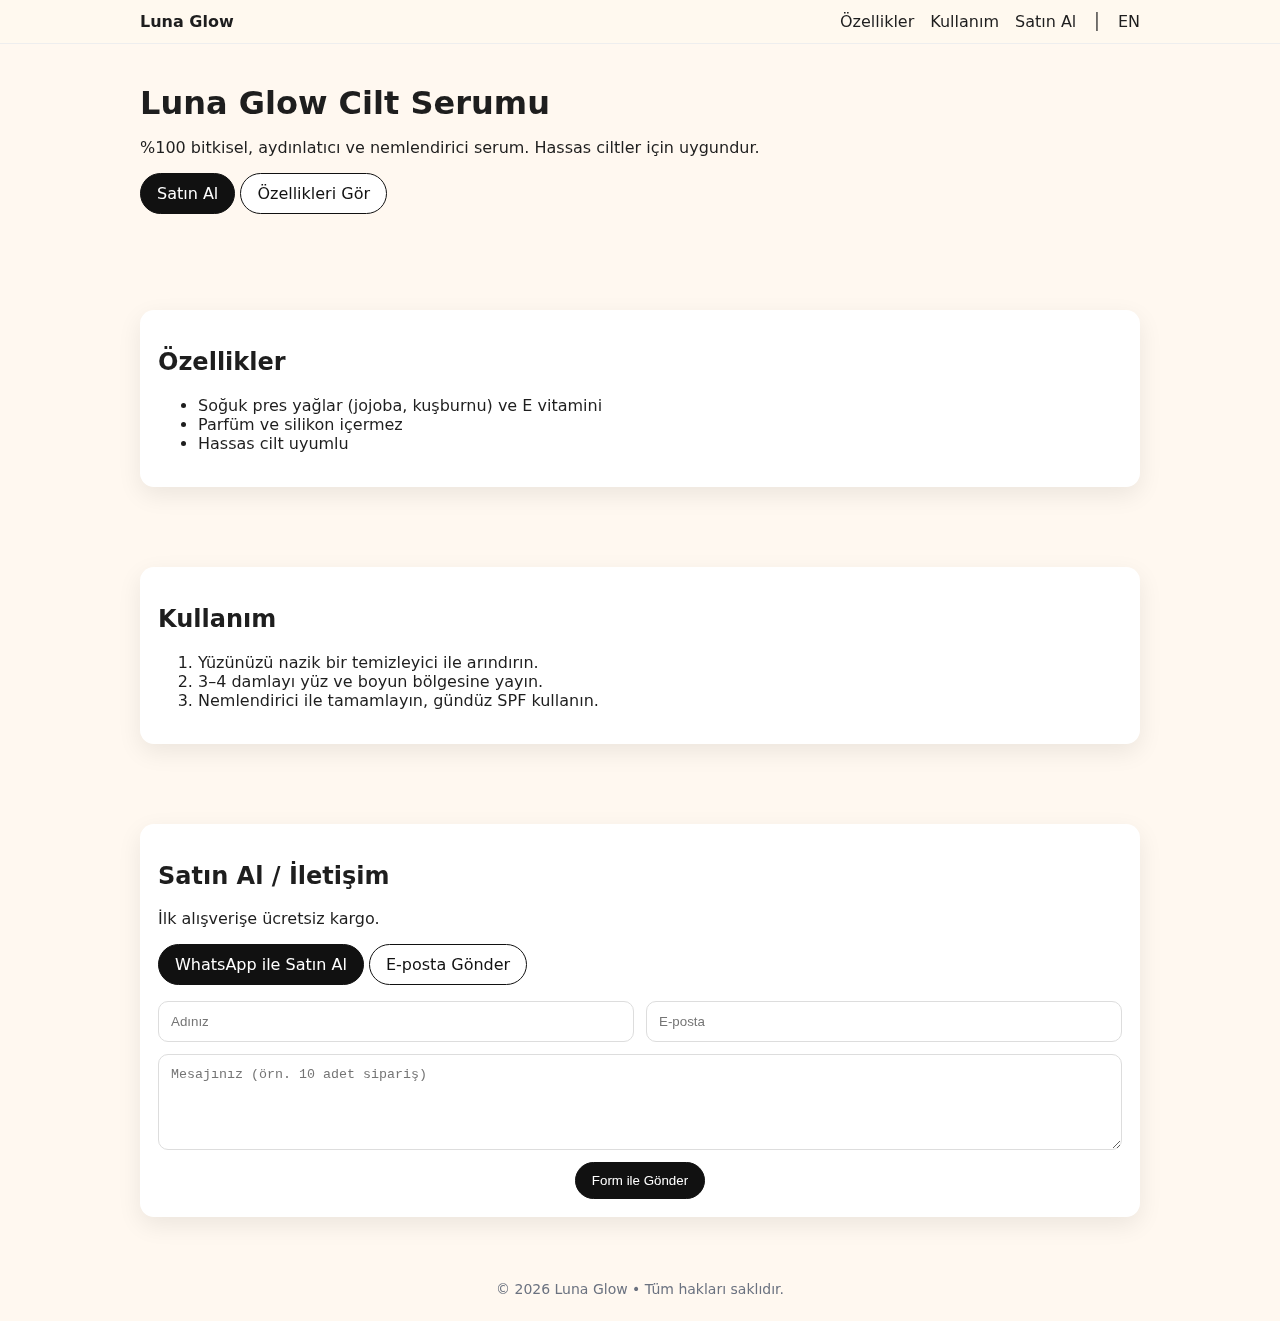
<file: luna-glow-tr.html>
<!DOCTYPE html>
<html lang="tr">
<head>
  <meta charset="UTF-8" />
  <meta name="viewport" content="width=device-width, initial-scale=1" />
  <title>Luna Glow – Doğal Bitkisel Cilt Serumu</title>
  <meta name="description" content="Luna Glow: Doğal içerikli, aydınlatıcı ve nemlendirici cilt serumu." />
  <style>
    :root{--bg:#FFF8F0;--fg:#1e1e1e;--card:#fff;--muted:#6b7280}
    *{box-sizing:border-box} html,body{margin:0;padding:0;font-family:system-ui,-apple-system,Segoe UI,Roboto,Arial,sans-serif;background:var(--bg);color:var(--fg)}
    a{color:inherit;text-decoration:none}
    .container{width:min(1000px,92vw);margin:auto}
    header{position:sticky;top:0;background:rgba(255,248,240,.9);backdrop-filter:saturate(180%) blur(8px);border-bottom:1px solid #eee}
    nav{display:flex;justify-content:space-between;align-items:center;padding:12px 0}
    nav .links{display:flex;gap:16px}
    .btn{display:inline-block;padding:10px 16px;border-radius:999px;border:1px solid #111;background:#111;color:#fff}
    .btn.secondary{background:#fff;color:#111}
    section{padding:40px 0}
    h1{margin:0 0 10px 0}
    .card{background:var(--card);border-radius:14px;padding:18px;box-shadow:0 8px 24px rgba(0,0,0,.08)}
    form{display:grid;grid-template-columns:1fr 1fr;gap:12px;margin-top:12px}
    form input, form textarea{padding:12px;border:1px solid #ddd;border-radius:10px}
    form textarea{grid-column:1/-1;min-height:96px}
    form button{grid-column:1/-1;justify-self:center}
    footer{padding:24px 0;color:var(--muted);font-size:14px;text-align:center}
    @media(max-width:640px){form{grid-template-columns:1fr}}
  </style>
</head>
<body>
  <header>
    <div class="container">
      <nav>
        <strong>Luna Glow</strong>
        <div class="links">
          <a href="#features">Özellikler</a>
          <a href="#how">Kullanım</a>
          <a href="#buy">Satın Al</a>
          <span>│</span>
          <a href="luna-glow-en.html" class="lang" hreflang="en" lang="en">EN</a>
        </div>
      </nav>
    </div>
  </header>

  <main class="container">
    <section id="hero">
      <h1>Luna Glow Cilt Serumu</h1>
      <p class="muted">%100 bitkisel, aydınlatıcı ve nemlendirici serum. Hassas ciltler için uygundur.</p>
      <p>
        <a href="#buy" class="btn">Satın Al</a>
        <a href="#features" class="btn secondary">Özellikleri Gör</a>
      </p>
    </section>

    <section id="features">
      <div class="card">
        <h2>Özellikler</h2>
        <ul>
          <li>Soğuk pres yağlar (jojoba, kuşburnu) ve E vitamini</li>
          <li>Parfüm ve silikon içermez</li>
          <li>Hassas cilt uyumlu</li>
        </ul>
      </div>
    </section>

    <section id="how">
      <div class="card">
        <h2>Kullanım</h2>
        <ol>
          <li>Yüzünüzü nazik bir temizleyici ile arındırın.</li>
          <li>3–4 damlayı yüz ve boyun bölgesine yayın.</li>
          <li>Nemlendirici ile tamamlayın, gündüz SPF kullanın.</li>
        </ol>
      </div>
    </section>

    <section id="buy">
      <div class="card">
        <h2>Satın Al / İletişim</h2>
        <p>İlk alışverişe ücretsiz kargo.</p>
        <p>
          <a class="btn" href="https://wa.me/905555555555?text=Merhaba%2C%20Luna%20Glow%20sipari%C5%9Fi%20vermek%20istiyorum.">WhatsApp ile Satın Al</a>
          <a class="btn secondary" href="mailto:myrrinvalea.design@gmail.com?subject=Luna%20Glow%20Hakk%C4%B1nda&body=Merhaba%2C%20bilgi%20almak%20istiyorum.">E‑posta Gönder</a>
        </p>
        <form action="https://formspree.io/f/xgvpoybq" method="POST">
          <input type="text" name="name" placeholder="Adınız" required>
          <input type="email" name="email" placeholder="E-posta" required>
          <textarea name="message" placeholder="Mesajınız (örn. 10 adet sipariş)" required></textarea>
          <button type="submit" class="btn">Form ile Gönder</button>
        </form>
      </div>
    </section>
  </main>

  <footer>© <span id="y"></span> Luna Glow • Tüm hakları saklıdır.</footer>
  <script>
    document.getElementById('y').textContent = new Date().getFullYear();
    document.querySelectorAll('a[href^="#"]').forEach(a=>{
      a.addEventListener('click', e=>{ const id=a.getAttribute('href'); const el=document.querySelector(id);
        if(el){ e.preventDefault(); el.scrollIntoView({behavior:'smooth'}); }});
    });
  </script>
</body>
</html>
</file>
<file: style.css>
:root {
  --bg: #050816;
  --bg-alt: #080c1f;
  --card-bg: #0c1224;
  --border-subtle: rgba(255, 255, 255, 0.06);
  --accent: #8f7cff;
  --accent-soft: rgba(143, 124, 255, 0.18);
  --text: #f5f7ff;
  --muted: #a4a9c8;
  --danger: #ff6584;
  --radius-lg: 18px;
  --radius-xl: 26px;
  --shadow-soft: 0 14px 45px rgba(0, 0, 0, 0.45);
  --max-width: 1080px;
}

/* RESET-ish */
*,
*::before,
*::after {
  box-sizing: border-box;
}

body {
  margin: 0;
  padding: 0;
  font-family: system-ui, -apple-system, BlinkMacSystemFont, "SF Pro Text",
    "Segoe UI", sans-serif;
  background: radial-gradient(circle at top left, #151b3a 0, #050816 45%, #02030a 100%);
  color: var(--text);
  -webkit-font-smoothing: antialiased;
}

img {
  max-width: 100%;
  display: block;
}

a {
  color: var(--accent);
  text-decoration: none;
}

a:hover {
  text-decoration: underline;
}

.container {
  width: 100%;
  max-width: var(--max-width);
  margin: 0 auto;
  padding: 0 1.5rem;
}

/* HEADER */

.site-header {
  position: sticky;
  top: 0;
  z-index: 20;
  backdrop-filter: blur(16px);
  background: linear-gradient(to bottom, rgba(5, 8, 22, 0.98), rgba(5, 8, 22, 0.85));
  border-bottom: 1px solid var(--border-subtle);
}

.nav-container {
  display: flex;
  align-items: center;
  justify-content: space-between;
  padding: 0.85rem 1.5rem;
}

.logo {
  display: inline-flex;
  align-items: center;
  gap: 0.6rem;
}

.logo-mark {
  display: inline-flex;
  align-items: center;
  justify-content: center;
  width: 32px;
  height: 32px;
  border-radius: 999px;
  background: radial-gradient(circle at 20% 0, #ffffff 0, #b9b2ff 15%, #5948ff 40%, #2a1a7f 100%);
  color: #050816;
  font-weight: 700;
  font-size: 0.85rem;
  box-shadow: 0 0 16px rgba(143, 124, 255, 0.9);
}

.logo-text {
  font-weight: 600;
  letter-spacing: 0.02em;
  font-size: 0.98rem;
}

.nav {
  display: flex;
  align-items: center;
  gap: 1.25rem;
  font-size: 0.92rem;
}

.nav a {
  color: var(--muted);
  text-decoration: none;
  position: relative;
  padding-bottom: 2px;
}

.nav a::after {
  content: "";
  position: absolute;
  left: 0;
  bottom: 0;
  width: 0;
  height: 2px;
  background: linear-gradient(90deg, var(--accent), var(--danger));
  transition: width 0.25s ease;
}

.nav a:hover {
  color: var(--text);
}

.nav a:hover::after {
  width: 100%;
}

/* HERO */

.hero {
  padding: 4.5rem 0 3.5rem;
}

.hero-grid {
  display: grid;
  grid-template-columns: minmax(0, 1.6fr) minmax(0, 1.1fr);
  gap: 2.75rem;
  align-items: center;
}

.hero-kicker {
  font-size: 0.9rem;
  letter-spacing: 0.16em;
  text-transform: uppercase;
  color: var(--accent);
  margin: 0 0 0.6rem;
}

.hero h1 {
  font-size: clamp(2.2rem, 4vw, 3rem);
  line-height: 1.1;
  margin: 0 0 0.9rem;
}

.hero-subtitle {
  margin: 0 0 1.6rem;
  color: var(--muted);
  font-size: 0.98rem;
  max-width: 38rem;
}

.hero-actions {
  display: flex;
  flex-wrap: wrap;
  gap: 0.8rem;
  align-items: center;
  margin-bottom: 0.9rem;
}

.btn {
  display: inline-flex;
  align-items: center;
  justify-content: center;
  padding: 0.6rem 1.15rem;
  border-radius: 999px;
  border: 1px solid transparent;
  font-size: 0.9rem;
  font-weight: 500;
  cursor: pointer;
  text-decoration: none;
  white-space: nowrap;
  transition: background 0.22s ease, color 0.22s ease, transform 0.12s ease,
    border-color 0.22s ease, box-shadow 0.22s ease;
}

.btn.primary {
  background: linear-gradient(135deg, var(--accent), #c792ff);
  color: #050816;
  box-shadow: 0 12px 30px rgba(143, 124, 255, 0.45);
}

.btn.primary:hover {
  transform: translateY(-1px);
  box-shadow: 0 18px 40px rgba(143, 124, 255, 0.6);
}

.btn.ghost {
  background: transparent;
  border-color: var(--border-subtle);
  color: var(--muted);
}

.btn.ghost:hover {
  border-color: var(--accent);
  color: var(--text);
  background: rgba(143, 124, 255, 0.1);
}

.btn.small {
  padding: 0.45rem 0.95rem;
  font-size: 0.85rem;
}

.hero-meta {
  margin: 0;
  color: var(--muted);
  font-size: 0.85rem;
}

/* HERO CARD */

.hero-panel {
  display: flex;
  justify-content: flex-end;
}

.hero-card {
  width: 100%;
  max-width: 320px;
  padding: 1.4rem 1.3rem;
  border-radius: var(--radius-xl);
  background: radial-gradient(circle at 0 0, rgba(255, 255, 255, 0.06) 0, #0a0e22 45%, #06081a 100%);
  border: 1px solid var(--border-subtle);
  box-shadow: var(--shadow-soft);
}

.hero-card-label {
  text-transform: uppercase;
  font-size: 0.75rem;
  letter-spacing: 0.16em;
  color: var(--muted);
  margin: 0 0 0.75rem;
}

.hero-list {
  list-style: none;
  padding: 0;
  margin: 0 0 0.9rem;
  font-size: 0.9rem;
  color: var(--text);
}

.hero-list li {
  padding-left: 1rem;
  position: relative;
  margin-bottom: 0.35rem;
}

.hero-list li::before {
  content: "";
  width: 6px;
  height: 6px;
  border-radius: 999px;
  background: linear-gradient(135deg, var(--accent), var(--danger));
  position: absolute;
  left: 0;
  top: 0.5rem;
}

.hero-card-footer {
  margin: 0;
  font-size: 0.85rem;
  color: var(--muted);
}

.brand {
  color: var(--accent);
}

/* SECTIONS */

.section {
  padding: 3.5rem 0;
}

.section-alt {
  background: radial-gradient(circle at top right, #111735 0, #050816 55%);
}

.section-header {
  max-width: 40rem;
  margin-bottom: 2rem;
}

.section-header h2 {
  margin: 0 0 0.4rem;
  font-size: 1.6rem;
}

.section-header p {
  margin: 0;
  color: var(--muted);
  font-size: 0.95rem;
}

.section-subheader {
  margin: 2.5rem 0 1.5rem;
}

.section-subheader h3 {
  margin: 0 0 0.3rem;
  font-size: 1.2rem;
}

.section-subheader p {
  margin: 0;
  color: var(--muted);
  font-size: 0.92rem;
}

/* ABOUT */

.two-column {
  display: grid;
  grid-template-columns: minmax(0, 1.4fr) minmax(0, 1.3fr);
  gap: 2.5rem;
  align-items: flex-start;
}

.two-column h2 {
  margin-top: 0;
  font-size: 1.6rem;
}

.two-column p {
  font-size: 0.97rem;
  color: var(--muted);
  line-height: 1.7;
}

.tag-grid {
  display: grid;
  grid-template-columns: repeat(2, minmax(0, 1fr));
  gap: 1rem;
}

.tag-card {
  padding: 0.85rem 0.9rem;
  border-radius: var(--radius-lg);
  background: rgba(12, 18, 36, 0.9);
  border: 1px solid var(--border-subtle);
}

.tag-card h3 {
  margin: 0 0 0.2rem;
  font-size: 0.9rem;
}

.tag-card p {
  margin: 0;
  font-size: 0.85rem;
  color: var(--muted);
}

/* SERVICES */

.services-grid {
  display: grid;
  grid-template-columns: repeat(2, minmax(0, 1fr));
  gap: 1.5rem;
}

.service-card {
  padding: 1.05rem 1.1rem;
  border-radius: var(--radius-lg);
  background: rgba(8, 12, 31, 0.96);
  border: 1px solid var(--border-subtle);
  box-shadow: 0 10px 30px rgba(0, 0, 0, 0.4);
}

.service-card h3 {
  margin: 0 0 0.4rem;
  font-size: 1rem;
}

.service-card p {
  margin: 0;
  font-size: 0.9rem;
  color: var(--muted);
}

/* PROJECTS */

.projects-grid {
  display: grid;
  grid-template-columns: repeat(3, minmax(0, 1fr));
  gap: 1.8rem;
}

.projects-grid-sm {
  gap: 1.5rem;
}

.project-card {
  padding: 1.15rem 1.1rem;
  border-radius: var(--radius-lg);
  background: rgba(8, 12, 31, 0.96);
  border: 1px solid var(--border-subtle);
  box-shadow: 0 10px 30px rgba(0, 0, 0, 0.45);
  display: flex;
  flex-direction: column;
  gap: 0.5rem;
}

.project-card h3 {
  margin: 0;
  font-size: 1.02rem;
}

.project-type {
  margin: 0;
  font-size: 0.8rem;
  text-transform: uppercase;
  letter-spacing: 0.14em;
  color: var(--muted);
}

.project-desc {
  margin: 0.3rem 0 0.8rem;
  font-size: 0.9rem;
  color: var(--muted);
}

.project-links {
  margin-top: auto;
  display: flex;
  flex-wrap: wrap;
  gap: 0.55rem;
}

.project-links-multi {
  flex-direction: column;
  align-items: flex-start;
}

/* BLOG PREVIEW */

.blog-grid {
  display: grid;
  grid-template-columns: repeat(3, minmax(0, 1fr));
  gap: 1.6rem;
}

.blog-card {
  padding: 1.1rem 1.1rem;
  border-radius: var(--radius-lg);
  background: rgba(8, 12, 31, 0.96);
  border: 1px solid var(--border-subtle);
  box-shadow: 0 10px 30px rgba(0, 0, 0, 0.45);
}

.blog-card h3 {
  margin: 0 0 0.35rem;
  font-size: 1.02rem;
}

.blog-meta {
  margin: 0;
  font-size: 0.78rem;
  text-transform: uppercase;
  letter-spacing: 0.16em;
  color: var(--muted);
}

.blog-excerpt {
  margin: 0.55rem 0 0.75rem;
  font-size: 0.9rem;
  color: var(--muted);
}

.blog-link {
  font-size: 0.86rem;
  font-weight: 500;
}

.blog-more {
  margin-top: 1.8rem;
  display: flex;
  justify-content: flex-end;
}

/* CONTACT */

.contact-layout {
  display: flex;
  justify-content: space-between;
  gap: 2rem;
  align-items: flex-start;
}

.contact-layout h2 {
  margin-top: 0;
  font-size: 1.5rem;
}

.contact-layout p {
  font-size: 0.95rem;
  color: var(--muted);
}

.contact-email {
  margin-top: 0.9rem;
}

.contact-email a {
  font-weight: 500;
}

.contact-links {
  min-width: 160px;
}

.contact-label {
  font-size: 0.8rem;
  letter-spacing: 0.16em;
  text-transform: uppercase;
  color: var(--muted);
  margin: 0 0 0.4rem;
}

.contact-links ul {
  list-style: none;
  padding: 0;
  margin: 0;
}

.contact-links li {
  margin-bottom: 0.25rem;
}

.contact-links a {
  font-size: 0.9rem;
}

/* FOOTER */

.site-footer {
  border-top: 1px solid var(--border-subtle);
  padding: 1.4rem 0 1.6rem;
  background: linear-gradient(to top, #040513, transparent);
}

.footer-inner {
  text-align: center;
}

.footer-inner p {
  margin: 0;
  font-size: 0.82rem;
  color: var(--muted);
}

/* RESPONSIVE */

@media (max-width: 900px) {
  .hero-grid {
    grid-template-columns: minmax(0, 1fr);
  }

  .hero-panel {
    justify-content: flex-start;
  }

  .two-column {
    grid-template-columns: minmax(0, 1fr);
  }

  .projects-grid,
  .blog-grid,
  .services-grid {
    grid-template-columns: repeat(2, minmax(0, 1fr));
  }

  .contact-layout {
    flex-direction: column;
  }

  .nav {
    gap: 0.9rem;
    font-size: 0.86rem;
  }

  .nav-container {
    padding-inline: 1.1rem;
  }
}

@media (max-width: 640px) {
  .hero {
    padding-top: 3.2rem;
  }

  .projects-grid,
  .blog-grid,
  .services-grid {
    grid-template-columns: minmax(0, 1fr);
  }

  .tag-grid {
    grid-template-columns: minmax(0, 1fr);
  }

  .nav {
    display: none; /* mobilde sadece logo kalsın; ileride menu ekleriz */
  }

  .container {
    padding-inline: 1.1rem;
  }
}
</file>
